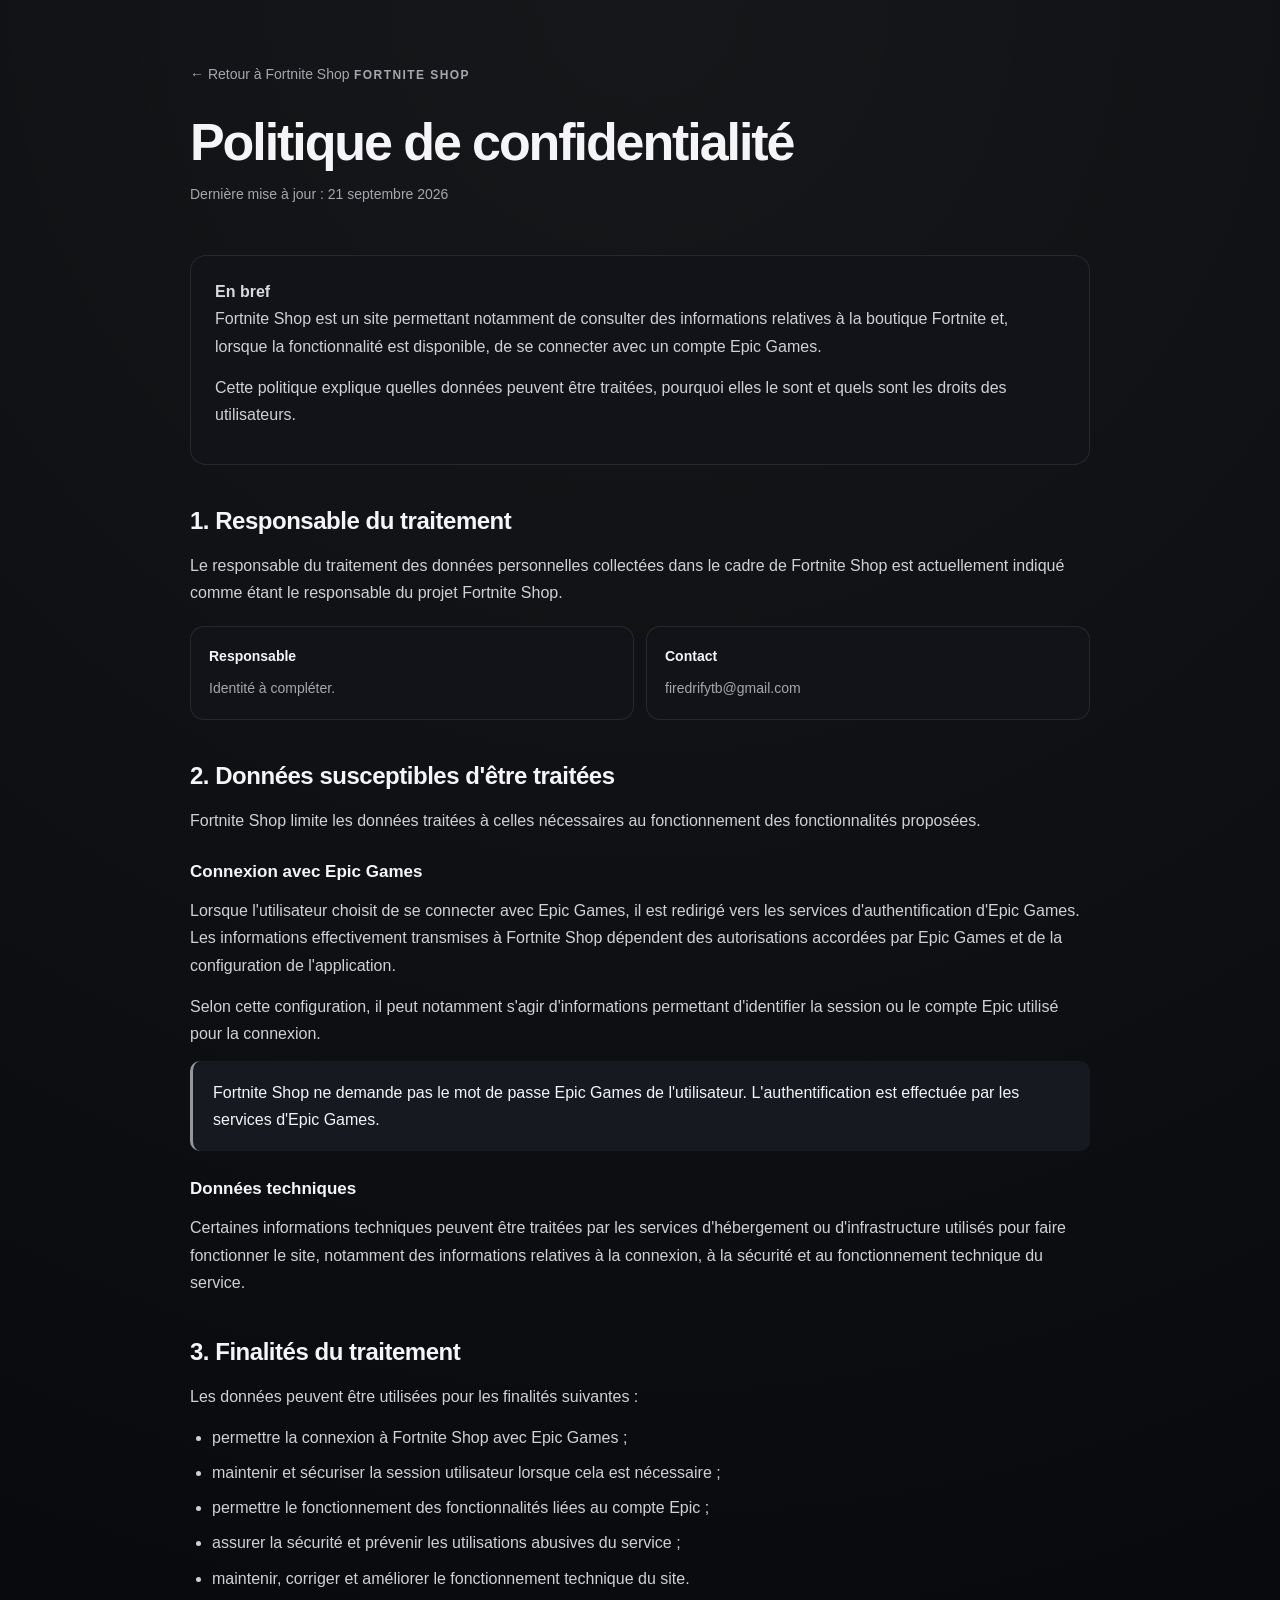
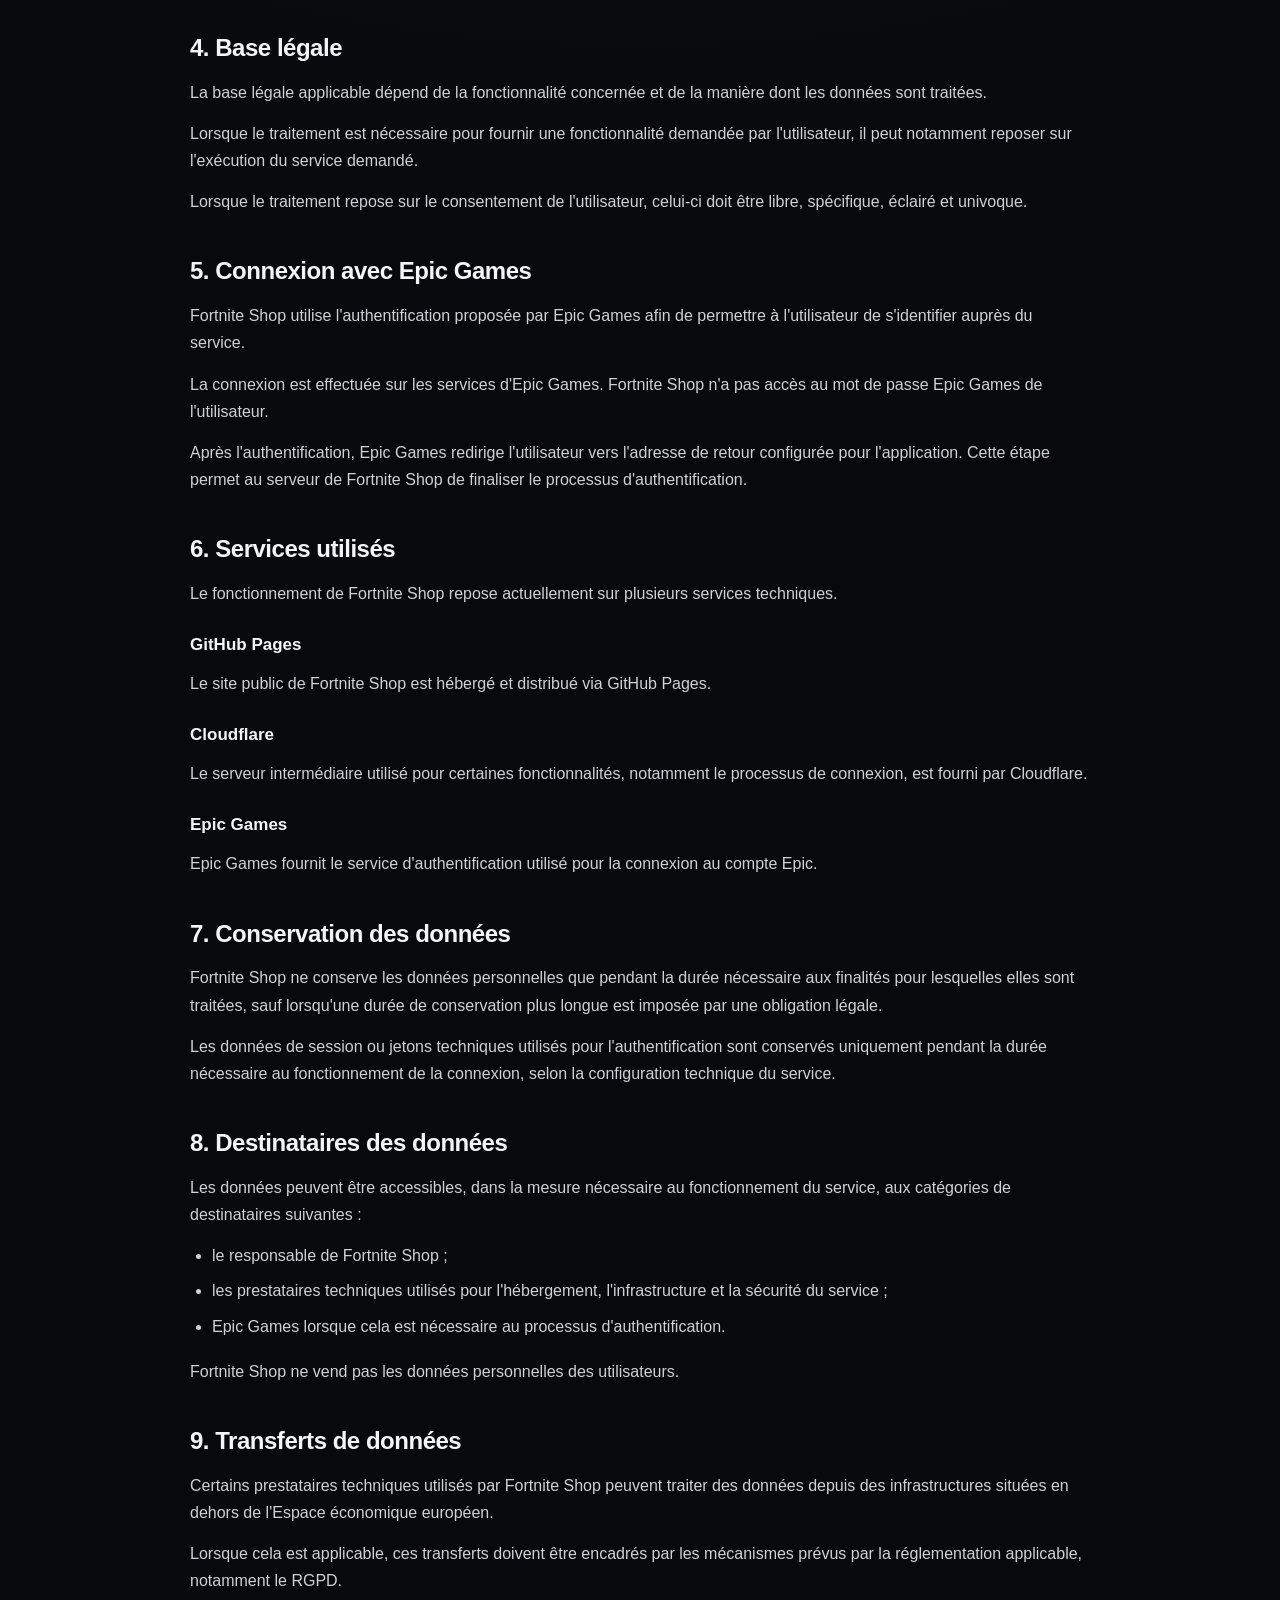
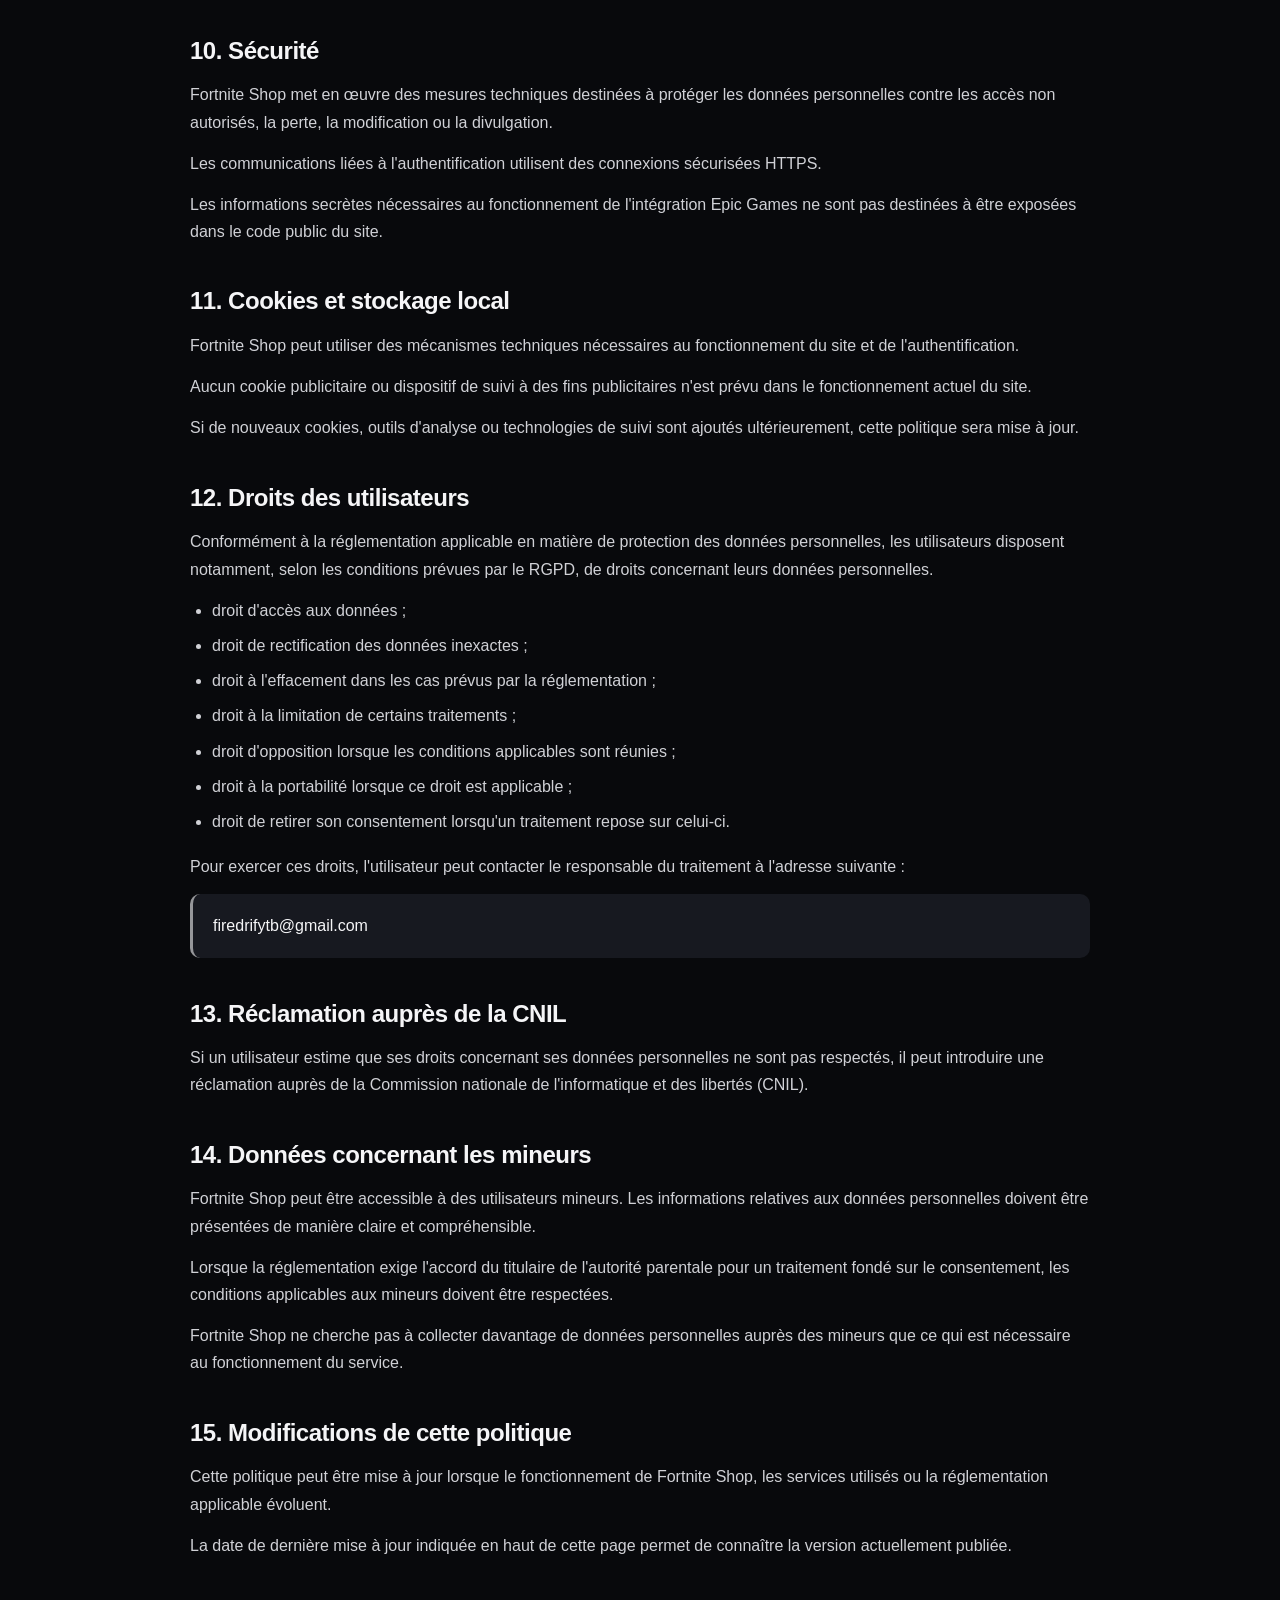
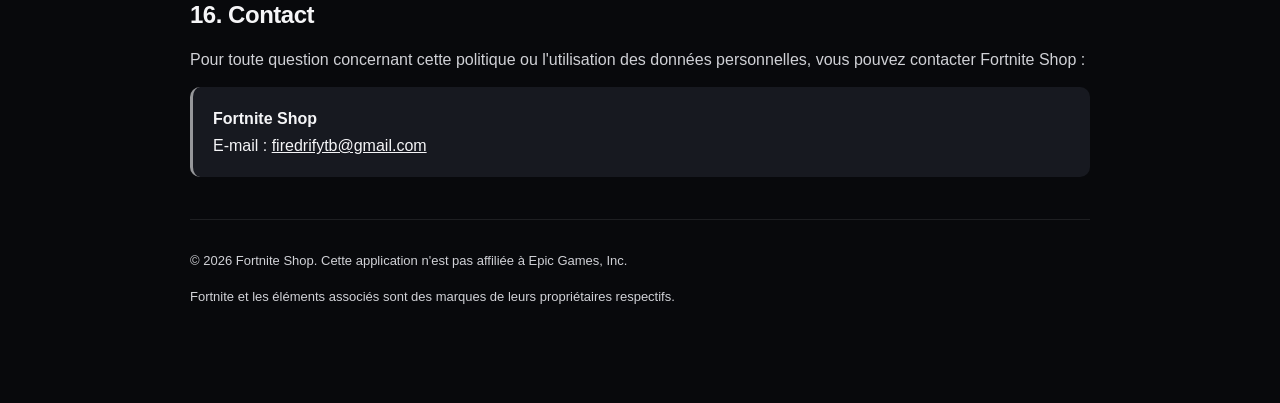
<file: privacy.html>
<!DOCTYPE html>
<html lang="fr">
<head>
    <meta charset="UTF-8">

    <meta
        name="viewport"
        content="width=device-width, initial-scale=1.0"
    >

    <meta
        name="description"
        content="Politique de confidentialité de Fortnite Shop."
    >

    <title>Politique de confidentialité — Fortnite Shop</title>

    <style>
        :root {
            color-scheme: dark;

            --bg: #08090c;
            --surface: #111318;
            --surface-2: #171920;
            --border: rgba(255,255,255,0.09);
            --text: #f5f5f7;
            --muted: #a5a7ad;
        }

        * {
            box-sizing: border-box;
        }

        html {
            scroll-behavior: smooth;
        }

        body {
            margin: 0;
            min-height: 100vh;

            background:
                radial-gradient(
                    circle at top,
                    rgba(255,255,255,0.06),
                    transparent 35%
                ),
                var(--bg);

            color: var(--text);

            font-family:
                -apple-system,
                BlinkMacSystemFont,
                "Segoe UI",
                Roboto,
                Helvetica,
                Arial,
                sans-serif;

            line-height: 1.7;
        }

        a {
            color: var(--text);
        }

        .container {
            width: min(900px, calc(100% - 32px));
            margin: 0 auto;
            padding: 60px 0 80px;
        }

        header {
            margin-bottom: 48px;
        }

        .back {
            display: inline-flex;
            align-items: center;
            gap: 8px;

            margin-bottom: 28px;

            color: var(--muted);
            text-decoration: none;

            font-size: 14px;
        }

        .back:hover {
            color: var(--text);
        }

        .label {
            display: inline-block;

            margin-bottom: 12px;

            color: var(--muted);

            font-size: 12px;
            font-weight: 700;
            letter-spacing: 0.12em;
            text-transform: uppercase;
        }

        h1 {
            margin: 0 0 14px;

            font-size: clamp(32px, 6vw, 52px);
            line-height: 1.05;
            letter-spacing: -0.04em;
        }

        .updated {
            margin: 0;

            color: var(--muted);
            font-size: 14px;
        }

        .intro {
            padding: 22px 24px;
            margin-bottom: 42px;

            background: var(--surface);
            border: 1px solid var(--border);
            border-radius: 16px;

            color: #d9dae0;
        }

        section {
            margin-bottom: 42px;
        }

        h2 {
            margin: 0 0 16px;

            font-size: 24px;
            line-height: 1.2;
            letter-spacing: -0.02em;
        }

        h3 {
            margin: 24px 0 10px;
            font-size: 17px;
        }

        p {
            margin: 0 0 14px;
            color: #d0d1d6;
        }

        ul {
            margin: 12px 0 18px;
            padding-left: 22px;
        }

        li {
            margin-bottom: 8px;
            color: #d0d1d6;
        }

        .info-grid {
            display: grid;
            grid-template-columns: repeat(2, minmax(0, 1fr));
            gap: 12px;
            margin-top: 20px;
        }

        .info-card {
            padding: 18px;

            background: var(--surface);
            border: 1px solid var(--border);
            border-radius: 14px;
        }

        .info-card strong {
            display: block;
            margin-bottom: 5px;

            color: var(--text);
            font-size: 14px;
        }

        .info-card span {
            color: var(--muted);
            font-size: 14px;
        }

        .notice {
            padding: 18px 20px;

            background: var(--surface-2);
            border-left: 3px solid rgba(255,255,255,0.55);
            border-radius: 10px;
        }

        footer {
            padding-top: 30px;

            border-top: 1px solid var(--border);

            color: var(--muted);
            font-size: 13px;
        }

        @media (max-width: 650px) {
            .container {
                width: min(100% - 24px, 900px);
                padding-top: 36px;
            }

            .info-grid {
                grid-template-columns: 1fr;
            }

            .intro {
                padding: 18px;
            }
        }
    </style>
</head>

<body>

<main class="container">

    <header>

        <a
            class="back"
            href="/"
        >
            ← Retour à Fortnite Shop
        </a>

        <span class="label">
            Fortnite Shop
        </span>

        <h1>
            Politique de confidentialité
        </h1>

        <p class="updated">
            Dernière mise à jour : 21 septembre 2026
        </p>

    </header>


    <div class="intro">

        <strong>
            En bref
        </strong>

        <p>
            Fortnite Shop est un site permettant notamment de consulter
            des informations relatives à la boutique Fortnite et, lorsque
            la fonctionnalité est disponible, de se connecter avec un
            compte Epic Games.
        </p>

        <p>
            Cette politique explique quelles données peuvent être traitées,
            pourquoi elles le sont et quels sont les droits des utilisateurs.
        </p>

    </div>


    <section>

        <h2>
            1. Responsable du traitement
        </h2>

        <p>
            Le responsable du traitement des données personnelles collectées
            dans le cadre de Fortnite Shop est actuellement indiqué comme
            étant le responsable du projet Fortnite Shop.
        </p>

        <div class="info-grid">

            <div class="info-card">
                <strong>
                    Responsable
                </strong>

                <span>
                    Identité à compléter.
                </span>
            </div>

            <div class="info-card">
                <strong>
                    Contact
                </strong>

                <span>
                    firedrifytb@gmail.com
                </span>
            </div>

        </div>

    </section>


    <section>

        <h2>
            2. Données susceptibles d'être traitées
        </h2>

        <p>
            Fortnite Shop limite les données traitées à celles nécessaires
            au fonctionnement des fonctionnalités proposées.
        </p>

        <h3>
            Connexion avec Epic Games
        </h3>

        <p>
            Lorsque l'utilisateur choisit de se connecter avec Epic Games,
            il est redirigé vers les services d'authentification d'Epic Games.
            Les informations effectivement transmises à Fortnite Shop
            dépendent des autorisations accordées par Epic Games et de la
            configuration de l'application.
        </p>

        <p>
            Selon cette configuration, il peut notamment s'agir
            d'informations permettant d'identifier la session ou le compte
            Epic utilisé pour la connexion.
        </p>

        <div class="notice">
            Fortnite Shop ne demande pas le mot de passe Epic Games de
            l'utilisateur. L'authentification est effectuée par les services
            d'Epic Games.
        </div>

        <h3>
            Données techniques
        </h3>

        <p>
            Certaines informations techniques peuvent être traitées par les
            services d'hébergement ou d'infrastructure utilisés pour faire
            fonctionner le site, notamment des informations relatives à la
            connexion, à la sécurité et au fonctionnement technique du service.
        </p>

    </section>


    <section>

        <h2>
            3. Finalités du traitement
        </h2>

        <p>
            Les données peuvent être utilisées pour les finalités suivantes :
        </p>

        <ul>
            <li>
                permettre la connexion à Fortnite Shop avec Epic Games ;
            </li>

            <li>
                maintenir et sécuriser la session utilisateur lorsque cela
                est nécessaire ;
            </li>

            <li>
                permettre le fonctionnement des fonctionnalités liées au
                compte Epic ;
            </li>

            <li>
                assurer la sécurité et prévenir les utilisations abusives
                du service ;
            </li>

            <li>
                maintenir, corriger et améliorer le fonctionnement technique
                du site.
            </li>
        </ul>

    </section>


    <section>

        <h2>
            4. Base légale
        </h2>

        <p>
            La base légale applicable dépend de la fonctionnalité concernée
            et de la manière dont les données sont traitées.
        </p>

        <p>
            Lorsque le traitement est nécessaire pour fournir une
            fonctionnalité demandée par l'utilisateur, il peut notamment
            reposer sur l'exécution du service demandé.
        </p>

        <p>
            Lorsque le traitement repose sur le consentement de l'utilisateur,
            celui-ci doit être libre, spécifique, éclairé et univoque.
        </p>

    </section>


    <section>

        <h2>
            5. Connexion avec Epic Games
        </h2>

        <p>
            Fortnite Shop utilise l'authentification proposée par Epic Games
            afin de permettre à l'utilisateur de s'identifier auprès du
            service.
        </p>

        <p>
            La connexion est effectuée sur les services d'Epic Games.
            Fortnite Shop n'a pas accès au mot de passe Epic Games de
            l'utilisateur.
        </p>

        <p>
            Après l'authentification, Epic Games redirige l'utilisateur vers
            l'adresse de retour configurée pour l'application. Cette étape
            permet au serveur de Fortnite Shop de finaliser le processus
            d'authentification.
        </p>

    </section>


    <section>

        <h2>
            6. Services utilisés
        </h2>

        <p>
            Le fonctionnement de Fortnite Shop repose actuellement sur
            plusieurs services techniques.
        </p>

        <h3>
            GitHub Pages
        </h3>

        <p>
            Le site public de Fortnite Shop est hébergé et distribué via
            GitHub Pages.
        </p>

        <h3>
            Cloudflare
        </h3>

        <p>
            Le serveur intermédiaire utilisé pour certaines fonctionnalités,
            notamment le processus de connexion, est fourni par Cloudflare.
        </p>

        <h3>
            Epic Games
        </h3>

        <p>
            Epic Games fournit le service d'authentification utilisé pour la
            connexion au compte Epic.
        </p>

    </section>


    <section>

        <h2>
            7. Conservation des données
        </h2>

        <p>
            Fortnite Shop ne conserve les données personnelles que pendant
            la durée nécessaire aux finalités pour lesquelles elles sont
            traitées, sauf lorsqu'une durée de conservation plus longue est
            imposée par une obligation légale.
        </p>

        <p>
            Les données de session ou jetons techniques utilisés pour
            l'authentification sont conservés uniquement pendant la durée
            nécessaire au fonctionnement de la connexion, selon la
            configuration technique du service.
        </p>

    </section>


    <section>

        <h2>
            8. Destinataires des données
        </h2>

        <p>
            Les données peuvent être accessibles, dans la mesure nécessaire
            au fonctionnement du service, aux catégories de destinataires
            suivantes :
        </p>

        <ul>
            <li>
                le responsable de Fortnite Shop ;
            </li>

            <li>
                les prestataires techniques utilisés pour l'hébergement,
                l'infrastructure et la sécurité du service ;
            </li>

            <li>
                Epic Games lorsque cela est nécessaire au processus
                d'authentification.
            </li>
        </ul>

        <p>
            Fortnite Shop ne vend pas les données personnelles des utilisateurs.
        </p>

    </section>


    <section>

        <h2>
            9. Transferts de données
        </h2>

        <p>
            Certains prestataires techniques utilisés par Fortnite Shop
            peuvent traiter des données depuis des infrastructures situées
            en dehors de l'Espace économique européen.
        </p>

        <p>
            Lorsque cela est applicable, ces transferts doivent être encadrés
            par les mécanismes prévus par la réglementation applicable,
            notamment le RGPD.
        </p>

    </section>


    <section>

        <h2>
            10. Sécurité
        </h2>

        <p>
            Fortnite Shop met en œuvre des mesures techniques destinées à
            protéger les données personnelles contre les accès non autorisés,
            la perte, la modification ou la divulgation.
        </p>

        <p>
            Les communications liées à l'authentification utilisent des
            connexions sécurisées HTTPS.
        </p>

        <p>
            Les informations secrètes nécessaires au fonctionnement de
            l'intégration Epic Games ne sont pas destinées à être exposées
            dans le code public du site.
        </p>

    </section>


    <section>

        <h2>
            11. Cookies et stockage local
        </h2>

        <p>
            Fortnite Shop peut utiliser des mécanismes techniques nécessaires
            au fonctionnement du site et de l'authentification.
        </p>

        <p>
            Aucun cookie publicitaire ou dispositif de suivi à des fins
            publicitaires n'est prévu dans le fonctionnement actuel du site.
        </p>

        <p>
            Si de nouveaux cookies, outils d'analyse ou technologies de
            suivi sont ajoutés ultérieurement, cette politique sera mise à
            jour.
        </p>

    </section>


    <section>

        <h2>
            12. Droits des utilisateurs
        </h2>

        <p>
            Conformément à la réglementation applicable en matière de
            protection des données personnelles, les utilisateurs disposent
            notamment, selon les conditions prévues par le RGPD, de droits
            concernant leurs données personnelles.
        </p>

        <ul>
            <li>
                droit d'accès aux données ;
            </li>

            <li>
                droit de rectification des données inexactes ;
            </li>

            <li>
                droit à l'effacement dans les cas prévus par la réglementation ;
            </li>

            <li>
                droit à la limitation de certains traitements ;
            </li>

            <li>
                droit d'opposition lorsque les conditions applicables sont
                réunies ;
            </li>

            <li>
                droit à la portabilité lorsque ce droit est applicable ;
            </li>

            <li>
                droit de retirer son consentement lorsqu'un traitement repose
                sur celui-ci.
            </li>
        </ul>

        <p>
            Pour exercer ces droits, l'utilisateur peut contacter le
            responsable du traitement à l'adresse suivante :
        </p>

        <div class="notice">
            firedrifytb@gmail.com
        </div>

    </section>


    <section>

        <h2>
            13. Réclamation auprès de la CNIL
        </h2>

        <p>
            Si un utilisateur estime que ses droits concernant ses données
            personnelles ne sont pas respectés, il peut introduire une
            réclamation auprès de la Commission nationale de l'informatique
            et des libertés (CNIL).
        </p>

    </section>


    <section>

        <h2>
            14. Données concernant les mineurs
        </h2>

        <p>
            Fortnite Shop peut être accessible à des utilisateurs mineurs.
            Les informations relatives aux données personnelles doivent être
            présentées de manière claire et compréhensible.
        </p>

        <p>
            Lorsque la réglementation exige l'accord du titulaire de
            l'autorité parentale pour un traitement fondé sur le consentement,
            les conditions applicables aux mineurs doivent être respectées.
        </p>

        <p>
            Fortnite Shop ne cherche pas à collecter davantage de données
            personnelles auprès des mineurs que ce qui est nécessaire au
            fonctionnement du service.
        </p>

    </section>


    <section>

        <h2>
            15. Modifications de cette politique
        </h2>

        <p>
            Cette politique peut être mise à jour lorsque le fonctionnement
            de Fortnite Shop, les services utilisés ou la réglementation
            applicable évoluent.
        </p>

        <p>
            La date de dernière mise à jour indiquée en haut de cette page
            permet de connaître la version actuellement publiée.
        </p>

    </section>


    <section>

        <h2>
            16. Contact
        </h2>

        <p>
            Pour toute question concernant cette politique ou l'utilisation
            des données personnelles, vous pouvez contacter Fortnite Shop :
        </p>

        <div class="notice">
            <strong>Fortnite Shop</strong>
            <br>
            E-mail :
            <a href="mailto:firedrifytb@gmail.com">
                firedrifytb@gmail.com
            </a>
        </div>

    </section>


    <footer>

        <p>
            © 2026 Fortnite Shop.
            Cette application n'est pas affiliée à Epic Games, Inc.
        </p>

        <p>
            Fortnite et les éléments associés sont des marques de leurs
            propriétaires respectifs.
        </p>

    </footer>

</main>

</body>
</html>
</file>
